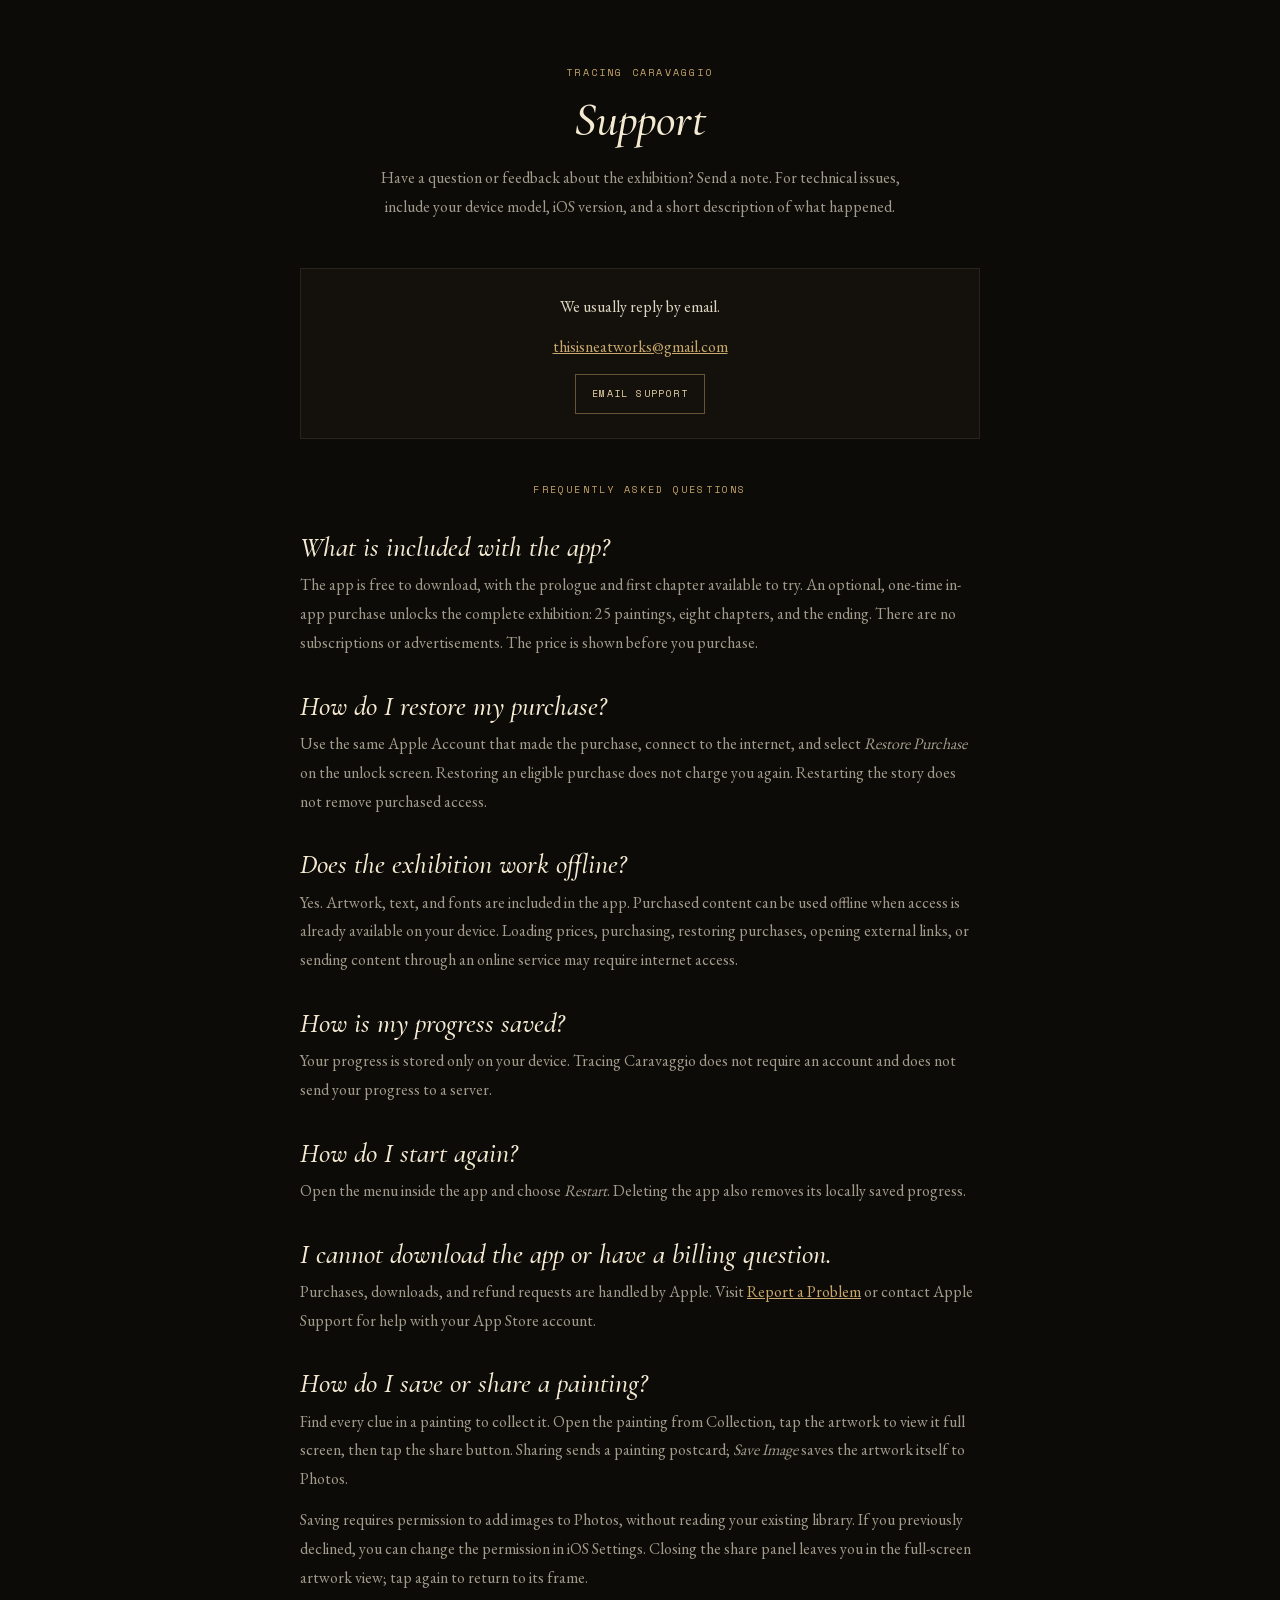
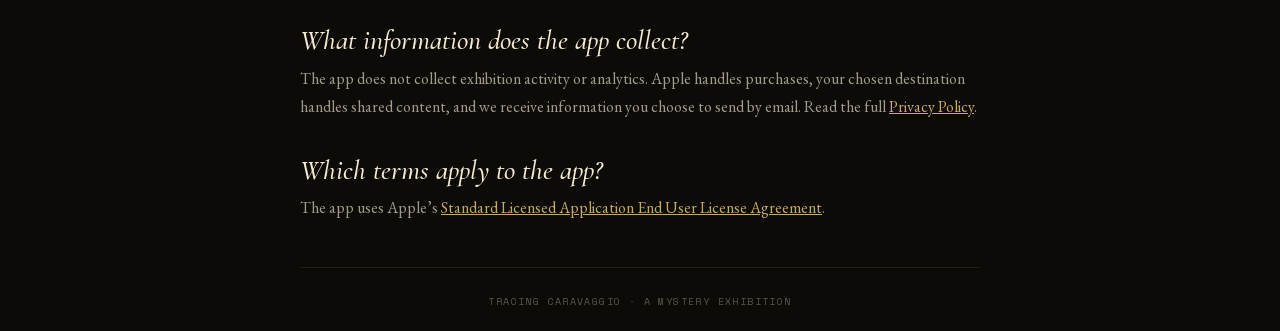
<file: index.html>
<!doctype html><html lang="en"><head><meta charset="utf-8"><meta http-equiv="refresh" content="0;url=./support.html"><title>Tracing Caravaggio Support</title></head><body><a href="./support.html">Support</a> · <a href="./privacy.html">Privacy Policy</a></body></html>
</file>
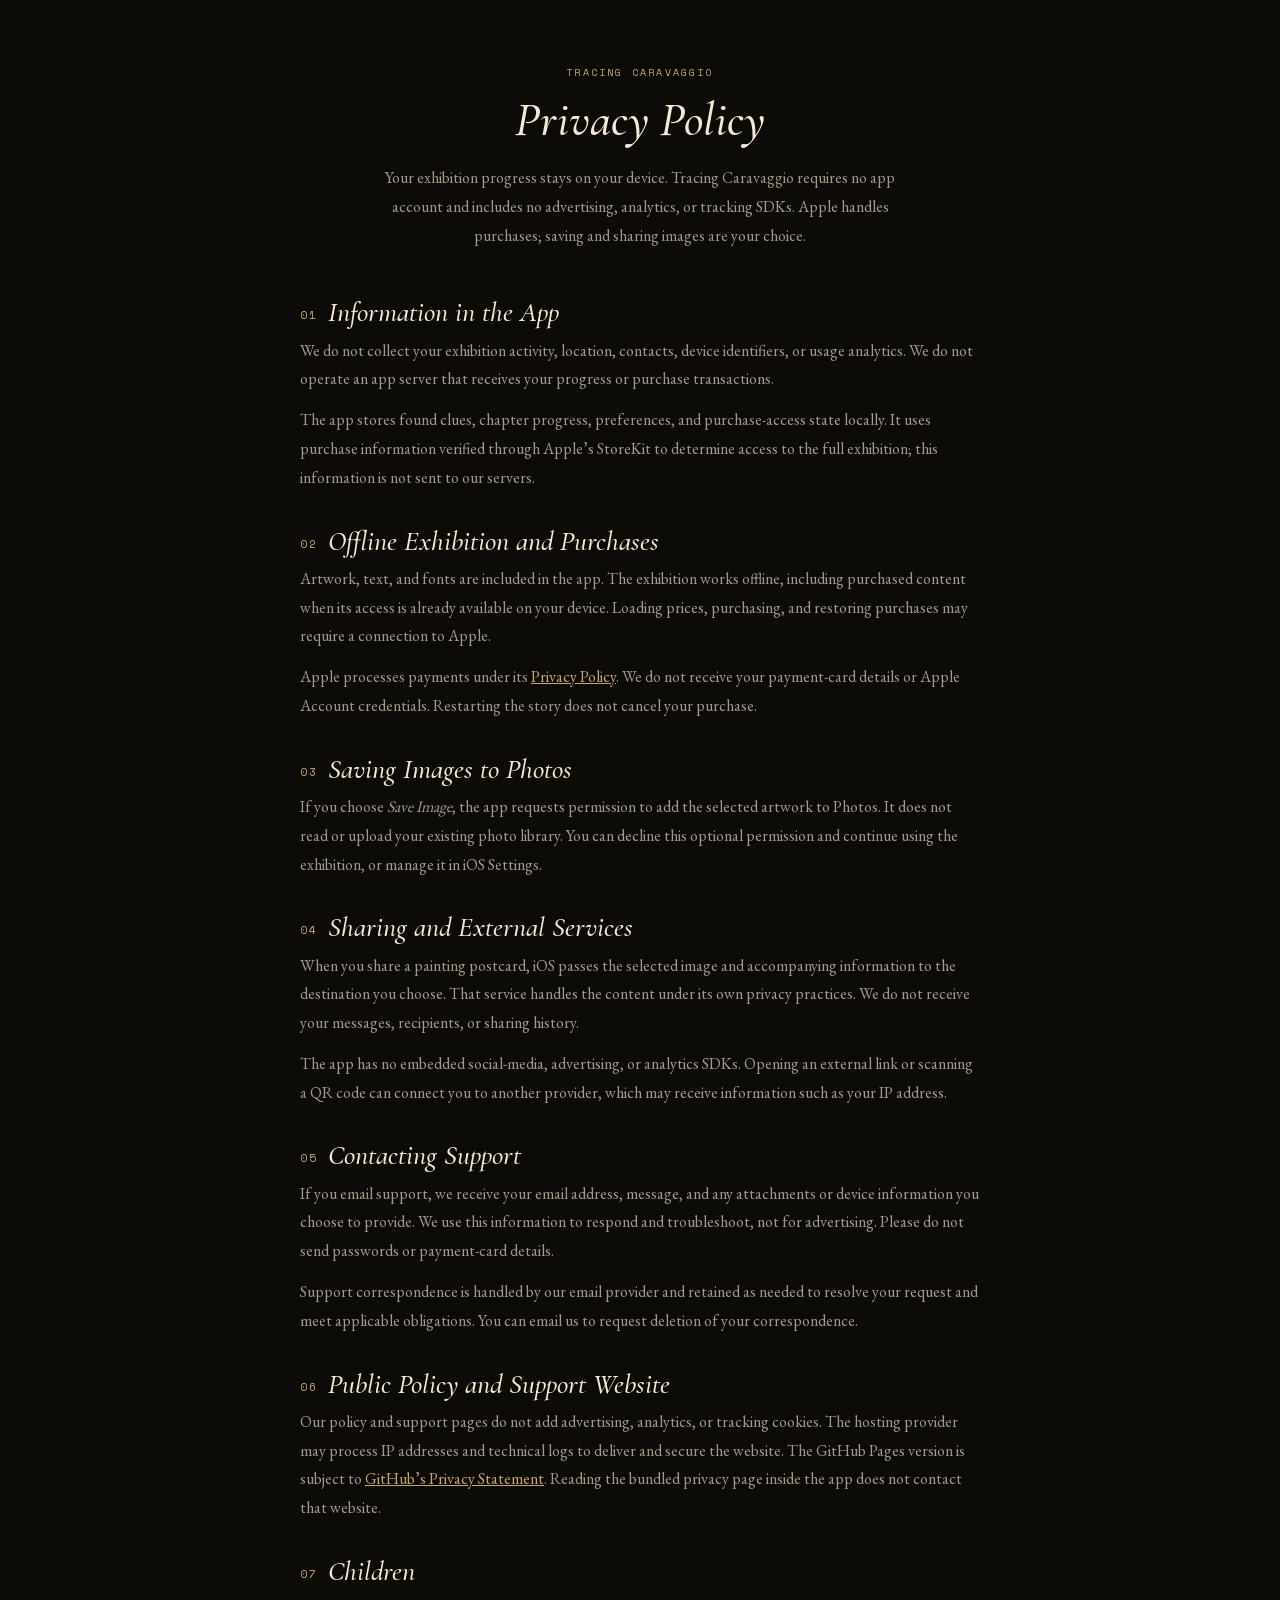
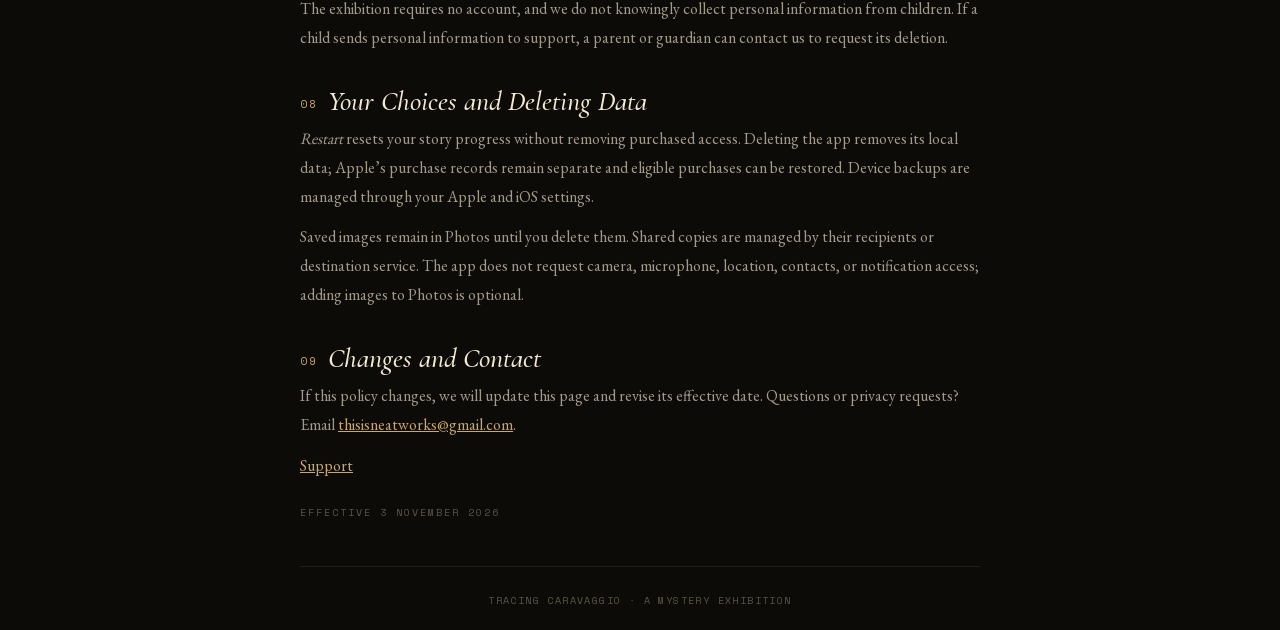
<file: privacy.html>
<!doctype html>
<html lang="en">
<head>
<meta charset="UTF-8" />
<meta name="viewport" content="width=device-width, initial-scale=1.0, viewport-fit=cover" />
<meta name="color-scheme" content="dark" />
<title>Privacy Policy · Tracing Caravaggio</title>
<script src="./policy-page.js"></script>
<link rel="stylesheet" href="./document.css" />
</head>
<body>
<!-- 关闭键：内嵌于文档、随滚动上移；点按 postMessage 通知外层菜单切回目录（同源，离线可用） -->
<button class="close" aria-label="Close" hidden>
  <svg width="20" height="20" viewBox="0 0 20 20" fill="none">
    <line x1="6.5" y1="6.5" x2="13.5" y2="13.5" stroke="currentColor" stroke-width="1" stroke-linecap="round" />
    <line x1="13.5" y1="6.5" x2="6.5" y2="13.5" stroke="currentColor" stroke-width="1" stroke-linecap="round" />
  </svg>
</button>
<div class="wrap">
  <p class="eyebrow">Tracing Caravaggio</p>
  <h1>Privacy Policy</h1>

  <p class="lede">Your exhibition progress stays on your device. Tracing Caravaggio requires no app account and includes no advertising, analytics, or tracking SDKs. Apple handles purchases; saving and sharing images are your choice.</p>

  <h2><span class="n">01</span>Information in the App</h2>
  <p>We do not collect your exhibition activity, location, contacts, device identifiers, or usage analytics. We do not operate an app server that receives your progress or purchase transactions.</p>
  <p>The app stores found clues, chapter progress, preferences, and purchase-access state locally. It uses purchase information verified through Apple’s StoreKit to determine access to the full exhibition; this information is not sent to our servers.</p>

  <h2><span class="n">02</span>Offline Exhibition and Purchases</h2>
  <p>Artwork, text, and fonts are included in the app. The exhibition works offline, including purchased content when its access is already available on your device. Loading prices, purchasing, and restoring purchases may require a connection to Apple.</p>
  <p>Apple processes payments under its <a href="https://www.apple.com/legal/privacy/" target="_blank" rel="noopener noreferrer">Privacy Policy</a>. We do not receive your payment-card details or Apple Account credentials. Restarting the story does not cancel your purchase.</p>

  <h2><span class="n">03</span>Saving Images to Photos</h2>
  <p>If you choose <em>Save Image</em>, the app requests permission to add the selected artwork to Photos. It does not read or upload your existing photo library. You can decline this optional permission and continue using the exhibition, or manage it in iOS Settings.</p>

  <h2><span class="n">04</span>Sharing and External Services</h2>
  <p>When you share a painting postcard, iOS passes the selected image and accompanying information to the destination you choose. That service handles the content under its own privacy practices. We do not receive your messages, recipients, or sharing history.</p>
  <p>The app has no embedded social-media, advertising, or analytics SDKs. Opening an external link or scanning a QR code can connect you to another provider, which may receive information such as your IP address.</p>

  <h2><span class="n">05</span>Contacting Support</h2>
  <p>If you email support, we receive your email address, message, and any attachments or device information you choose to provide. We use this information to respond and troubleshoot, not for advertising. Please do not send passwords or payment-card details.</p>
  <p>Support correspondence is handled by our email provider and retained as needed to resolve your request and meet applicable obligations. You can email us to request deletion of your correspondence.</p>

  <h2><span class="n">06</span>Public Policy and Support Website</h2>
  <p>Our policy and support pages do not add advertising, analytics, or tracking cookies. The hosting provider may process IP addresses and technical logs to deliver and secure the website. The GitHub Pages version is subject to <a href="https://docs.github.com/en/site-policy/privacy-policies/github-general-privacy-statement" target="_blank" rel="noopener noreferrer">GitHub’s Privacy Statement</a>. Reading the bundled privacy page inside the app does not contact that website.</p>

  <h2><span class="n">07</span>Children</h2>
  <p>The exhibition requires no account, and we do not knowingly collect personal information from children. If a child sends personal information to support, a parent or guardian can contact us to request its deletion.</p>

  <h2><span class="n">08</span>Your Choices and Deleting Data</h2>
  <p><em>Restart</em> resets your story progress without removing purchased access. Deleting the app removes its local data; Apple’s purchase records remain separate and eligible purchases can be restored. Device backups are managed through your Apple and iOS settings.</p>
  <p>Saved images remain in Photos until you delete them. Shared copies are managed by their recipients or destination service. The app does not request camera, microphone, location, contacts, or notification access; adding images to Photos is optional.</p>

  <h2><span class="n">09</span>Changes and Contact</h2>
  <p>If this policy changes, we will update this page and revise its effective date. Questions or privacy requests? Email <a href="mailto:thisisneatworks@gmail.com">thisisneatworks@gmail.com</a>.</p>
  <p data-web-only hidden><a href="./support.html">Support</a></p>
  <p class="date">Effective 3 November 2026</p>

  <hr />
  <p class="foot">Tracing Caravaggio · A Mystery Exhibition</p>
</div>
</body>
</html>
</file>
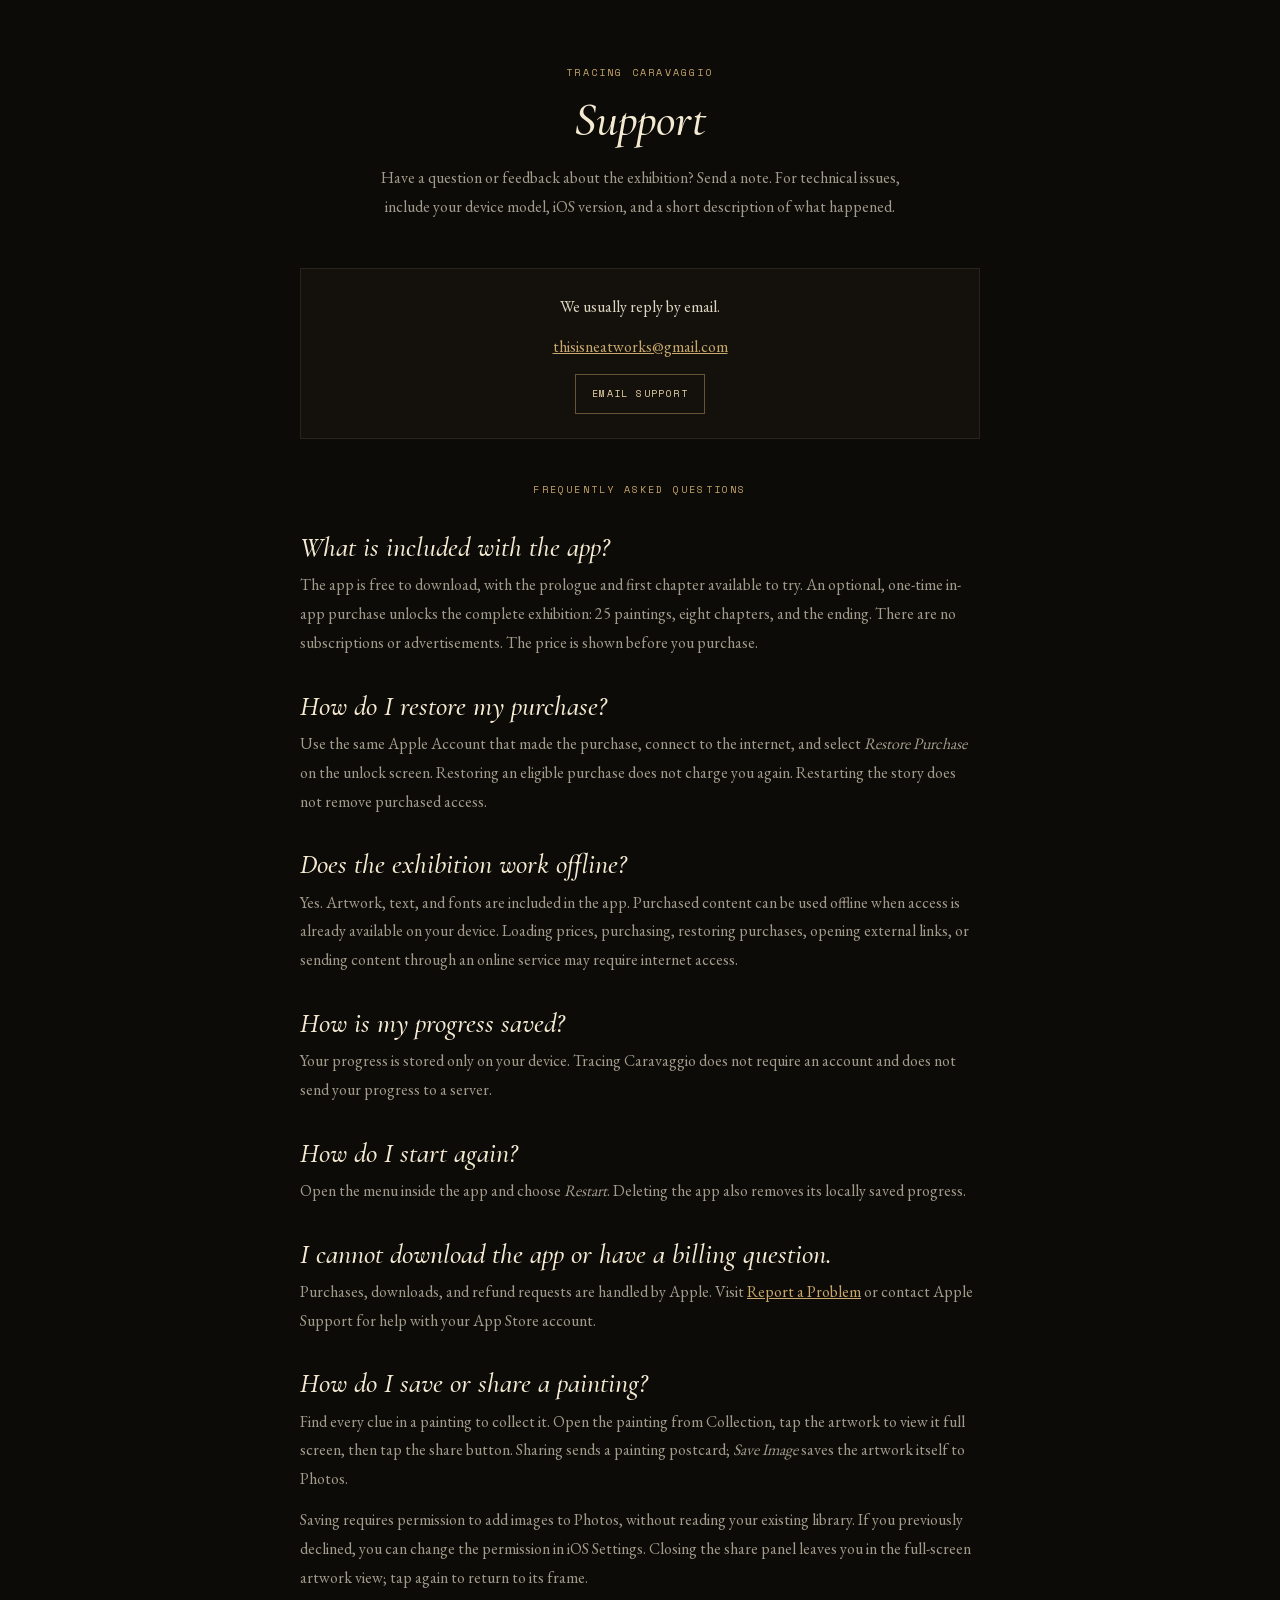
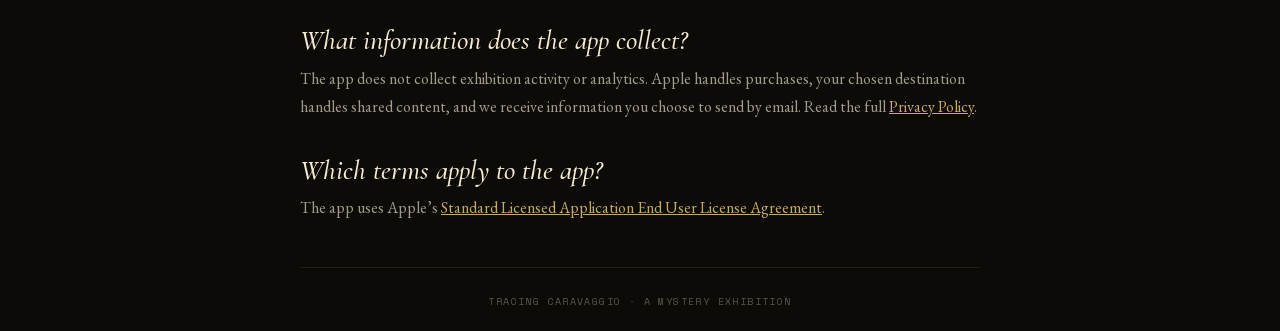
<file: support.html>
<!doctype html>
<html lang="en">
<head>
<meta charset="UTF-8" />
<meta name="viewport" content="width=device-width, initial-scale=1.0, viewport-fit=cover" />
<meta name="color-scheme" content="dark" />
<title>Support · Tracing Caravaggio</title>
<script src="./policy-page.js"></script>
<link rel="stylesheet" href="./document.css" />
</head>
<body>
<button class="close" aria-label="Close" data-close-message="close-support" hidden>
  <svg width="20" height="20" viewBox="0 0 20 20" fill="none" aria-hidden="true">
    <path d="M6.5 6.5 L13.5 13.5 M13.5 6.5 L6.5 13.5" stroke="currentColor" stroke-width="1" stroke-linecap="round" />
  </svg>
</button>
<main class="wrap">
  <p class="eyebrow">Tracing Caravaggio</p>
  <h1>Support</h1>
  <p class="lede">Have a question or feedback about the exhibition? Send a note. For technical issues, include your device model, iOS version, and a short description of what happened.</p>

  <section class="contact" aria-label="Contact support">
    <p><strong>We usually reply by email.</strong></p>
    <p><a href="mailto:thisisneatworks@gmail.com">thisisneatworks@gmail.com</a></p>
    <a class="button" href="mailto:thisisneatworks@gmail.com?subject=Tracing%20Caravaggio%20Support">Email Support</a>
  </section>

  <section aria-labelledby="faq-title">
    <p class="eyebrow" id="faq-title">Frequently Asked Questions</p>

    <h2>What is included with the app?</h2>
    <p>The app is free to download, with the prologue and first chapter available to try. An optional, one-time in-app purchase unlocks the complete exhibition: 25 paintings, eight chapters, and the ending. There are no subscriptions or advertisements. The price is shown before you purchase.</p>

    <h2>How do I restore my purchase?</h2>
    <p>Use the same Apple Account that made the purchase, connect to the internet, and select <em>Restore Purchase</em> on the unlock screen. Restoring an eligible purchase does not charge you again. Restarting the story does not remove purchased access.</p>

    <h2>Does the exhibition work offline?</h2>
    <p>Yes. Artwork, text, and fonts are included in the app. Purchased content can be used offline when access is already available on your device. Loading prices, purchasing, restoring purchases, opening external links, or sending content through an online service may require internet access.</p>

    <h2>How is my progress saved?</h2>
    <p>Your progress is stored only on your device. Tracing Caravaggio does not require an account and does not send your progress to a server.</p>

    <h2>How do I start again?</h2>
    <p>Open the menu inside the app and choose <em>Restart</em>. Deleting the app also removes its locally saved progress.</p>

    <h2>I cannot download the app or have a billing question.</h2>
    <p>Purchases, downloads, and refund requests are handled by Apple. Visit <a href="https://reportaproblem.apple.com/" target="_blank" rel="noopener noreferrer">Report a Problem</a> or contact Apple Support for help with your App Store account.</p>

    <h2>How do I save or share a painting?</h2>
    <p>Find every clue in a painting to collect it. Open the painting from Collection, tap the artwork to view it full screen, then tap the share button. Sharing sends a painting postcard; <em>Save Image</em> saves the artwork itself to Photos.</p>
    <p>Saving requires permission to add images to Photos, without reading your existing library. If you previously declined, you can change the permission in iOS Settings. Closing the share panel leaves you in the full-screen artwork view; tap again to return to its frame.</p>

    <h2>What information does the app collect?</h2>
    <p>The app does not collect exhibition activity or analytics. Apple handles purchases, your chosen destination handles shared content, and we receive information you choose to send by email. Read the full <a href="./privacy.html" data-in-app-privacy>Privacy Policy</a>.</p>

    <h2>Which terms apply to the app?</h2>
    <p>The app uses Apple’s <a href="https://www.apple.com/legal/internet-services/itunes/dev/stdeula/" target="_blank" rel="noopener noreferrer">Standard Licensed Application End User License Agreement</a>.</p>
  </section>

  <hr />
  <p class="foot">Tracing Caravaggio · A Mystery Exhibition</p>
</main>
</body>
</html>
</file>
<file: document.css>
@font-face { font-family:'Cormorant Garamond'; font-style:italic; font-weight:500; font-display:swap;
    src:url('./fonts/cormorant-garamond-500-italic-latin.woff2') format('woff2'); }
  @font-face { font-family:'EB Garamond'; font-style:normal; font-weight:400; font-display:swap;
    src:url('./fonts/eb-garamond-400-normal-latin.woff2') format('woff2'); }
  @font-face { font-family:'Space Mono'; font-style:normal; font-weight:400; font-display:swap;
    src:url('./fonts/space-mono-400-normal-latin.woff2') format('woff2'); }
  :root {
    --bg:#0d0b08; --ink:rgba(240,230,210,0.92); --soft:rgba(220,210,190,0.72);
    --mute:rgba(200,185,160,0.42); --accent:#c8a86b; --rule:rgba(200,185,160,0.11);
    --serif:'EB Garamond',Georgia,serif; --display:'Cormorant Garamond',Georgia,serif;
    --mono:'Space Mono',ui-monospace,monospace;
    --document-safe-t:env(safe-area-inset-top,0px);
    --document-safe-b:env(safe-area-inset-bottom,0px);
  }
  * { box-sizing:border-box; margin:0; }
  html, body { background:var(--bg); }
  html { -webkit-text-size-adjust:100%; text-size-adjust:100%; }
  /* App frames already sit inside the host's safe area. Keep their scroll
     viewport bounded instead of relying on WKWebView's iframe root scrolling. */
  html.in-app-document {
    height:100%; overflow:hidden;
    --document-safe-t:0px; --document-safe-b:0px;
  }
  html.in-app-document body {
    height:100%; min-height:0; overflow-x:hidden; overflow-y:auto;
    -webkit-overflow-scrolling:touch; overscroll-behavior-y:contain; touch-action:pan-y;
  }
  body {
    position:relative;
    min-height:100vh; font-family:var(--serif); color:var(--ink); line-height:1.8;
    padding:calc(var(--document-safe-t) + 64px) 24px
            calc(var(--document-safe-b) + 20px);
    -webkit-font-smoothing:antialiased; font-size:16px;
  }
  .wrap { max-width:680px; margin:0 auto; }
  .close { position:absolute; top:12px; left:18px; padding:6px; background:none; border:none;
    color:rgba(200,168,107,.62); cursor:pointer; -webkit-tap-highlight-color:transparent; line-height:0; }
  .close svg { display:block; }
  .eyebrow { font-family:var(--mono); font-size:10px; line-height:18px; letter-spacing:.22em; text-transform:uppercase;
    color:var(--accent); text-align:center; margin-bottom:14px; }
  h1 { font-family:var(--display); font-style:italic; font-weight:500; font-size:48px;
    text-align:center; color:#f4ead2; line-height:1; margin-bottom:20px; }
  .lede { max-width:540px; margin:0 auto 46px; text-align:center; color:var(--soft); }
  .contact { border:1px solid var(--rule); background:rgba(200,168,107,.035);
    padding:24px; margin-bottom:42px; text-align:center; }
  .contact p { margin-bottom:12px; }
  .button { display:inline-block; border:1px solid rgba(200,168,107,.45); padding:10px 16px;
    color:#ead6aa; text-decoration:none; font-family:var(--mono); font-size:10px;
    letter-spacing:.14em; text-transform:uppercase; }
  h2 { font-family:var(--display); font-style:italic; font-weight:500; font-size:28px;
    color:#f4ead2; line-height:1.15; margin:32px 0 8px; }
  p { color:var(--soft); margin-bottom:12px; }
  strong { color:var(--ink); font-weight:500; }
  a { color:var(--accent); }
  hr { border:0; border-top:1px solid var(--rule); margin:44px 0 24px; }
  .foot { font-family:var(--mono); font-size:10px; letter-spacing:.14em; text-transform:uppercase;
    color:var(--mute); text-align:center; line-height:1.9; margin-bottom:0; }
  @media (max-width:480px) { h1 { font-size:42px; } }

/* Policy-specific metadata uses the shared document typography and spacing. */
.date { font-family:var(--mono); font-size:10px; letter-spacing:.2em; text-transform:uppercase;
  color:var(--mute); text-align:left; margin:24px 0 0; }
h2 .n { font-family:var(--mono); font-style:normal; font-size:11px; color:var(--accent);
  letter-spacing:.16em; margin-right:10px; vertical-align:2px; }
</file>
